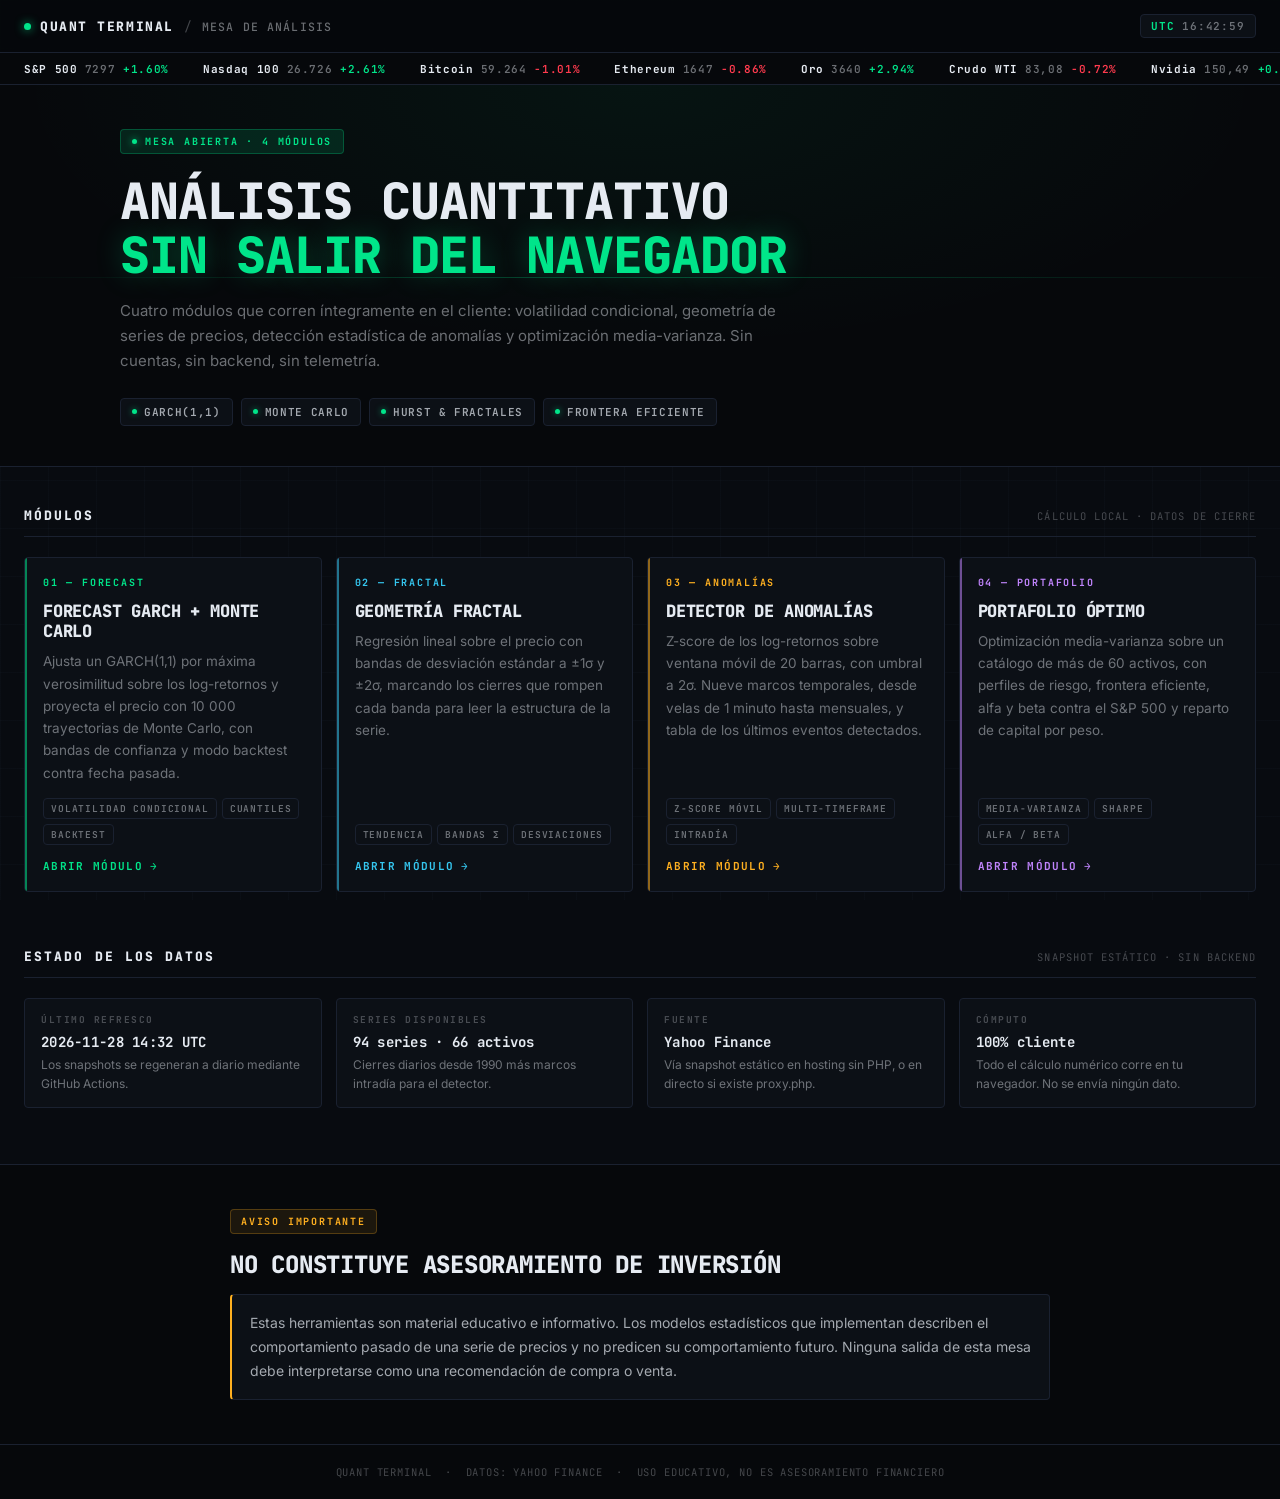
<file: index.html>
<!DOCTYPE html>
<html lang="es">
<head>
  <meta charset="UTF-8" />
  <meta name="viewport" content="width=device-width, initial-scale=1.0" />
  <title>Quant Terminal · Herramientas de análisis cuantitativo</title>
  <meta name="description" content="Cuatro herramientas de análisis cuantitativo de mercado en el navegador: forecast GARCH, geometría fractal, detección de anomalías y optimización de portafolio." />
  <link rel="icon" type="image/svg+xml" href="assets/favicon.svg" />

  <meta property="og:type" content="website" />
  <meta property="og:title" content="Quant Terminal" />
  <meta property="og:description" content="Cuatro herramientas de análisis cuantitativo de mercado que corren íntegramente en el navegador: forecast GARCH, geometría fractal, detección de anomalías y optimización de portafolio." />
  <meta property="og:url" content="https://arios117.github.io/QuantTradingTools/" />
  <meta name="twitter:card" content="summary" />
  <link rel="stylesheet" href="assets/css/terminal.css" />

  <style>
    /* ---- index-only layout ------------------------------------------- */
    .tape {
      border-bottom: 1px solid var(--line);
      background: var(--void);
      overflow: hidden;
      height: 32px;
      display: flex;
      align-items: center;
    }
    .tape-track {
      display: flex;
      gap: 34px;
      white-space: nowrap;
      font-family: var(--mono);
      font-size: 11px;
      font-weight: 600;
      letter-spacing: .06em;
      will-change: transform;
      animation: slide 48s linear infinite;
      padding-left: 24px;
    }
    .tape:hover .tape-track { animation-play-state: paused; }
    @keyframes slide { from { transform: translateX(0); } to { transform: translateX(-50%); } }
    .tape-item { color: var(--ink-45); }
    .tape-item b { color: var(--ink); font-weight: 700; margin-right: 7px; }
    .tape-item .up { color: var(--long); }
    .tape-item .dn { color: var(--short); }

    .grid-sec { padding: 40px 24px 56px; }
    .grid-head {
      max-width: 1480px;
      margin: 0 auto 20px;
      display: flex;
      align-items: baseline;
      justify-content: space-between;
      gap: 14px;
      flex-wrap: wrap;
      border-bottom: 1px solid var(--line);
      padding-bottom: 12px;
    }
    .grid-head h2 {
      font-family: var(--mono);
      font-size: 13px;
      font-weight: 800;
      letter-spacing: .16em;
      text-transform: uppercase;
      color: var(--ink);
    }
    .grid-head span {
      font-family: var(--mono);
      font-size: 10.5px;
      letter-spacing: .10em;
      text-transform: uppercase;
      color: var(--ink-28);
    }

    .cards {
      max-width: 1480px;
      margin: 0 auto;
      display: grid;
      grid-template-columns: repeat(auto-fit, minmax(290px, 1fr));
      gap: 14px;
    }

    .card {
      display: flex;
      flex-direction: column;
      background: var(--panel);
      border: 1px solid var(--line);
      border-radius: var(--r);
      padding: 18px;
      text-decoration: none;
      color: inherit;
      position: relative;
      overflow: hidden;
      transition: border-color .16s, transform .16s, background .16s;
    }
    .card::after {
      content: "";
      position: absolute;
      left: 0; top: 0; bottom: 0;
      width: 2px;
      background: var(--tone, var(--long));
      opacity: .55;
      transition: opacity .16s;
    }
    .card:hover {
      border-color: color-mix(in srgb, var(--tone, var(--long)) 45%, var(--line));
      background: var(--panel-2);
      transform: translateY(-2px);
    }
    .card:hover::after { opacity: 1; }

    .card-id {
      font-family: var(--mono);
      font-size: 10px;
      font-weight: 700;
      letter-spacing: .18em;
      text-transform: uppercase;
      color: var(--tone, var(--long));
      margin-bottom: 12px;
    }
    .card h3 {
      font-family: var(--mono);
      font-size: 17px;
      font-weight: 800;
      letter-spacing: -.01em;
      text-transform: uppercase;
      line-height: 1.2;
      margin-bottom: 9px;
      color: var(--ink);
    }
    .card p {
      font-size: 13.5px;
      line-height: 1.65;
      color: var(--ink-45);
      margin-bottom: 14px;
      flex: 1;
    }
    .card-tags { display: flex; flex-wrap: wrap; gap: 5px; margin-bottom: 14px; }
    .card-tag {
      font-family: var(--mono);
      font-size: 9.5px;
      font-weight: 600;
      letter-spacing: .09em;
      text-transform: uppercase;
      color: var(--ink-45);
      border: 1px solid var(--line);
      border-radius: var(--r);
      padding: 3px 7px;
    }
    .card-go {
      font-family: var(--mono);
      font-size: 11px;
      font-weight: 700;
      letter-spacing: .12em;
      text-transform: uppercase;
      color: var(--tone, var(--long));
      display: inline-flex;
      align-items: center;
      gap: 7px;
    }
    .card:hover .card-go { gap: 11px; }
    .card-go span { transition: transform .16s; }

    /* source / status strip */
    .meta-sec { padding: 0 24px 56px; }
    .meta-inner {
      max-width: 1480px;
      margin: 0 auto;
      display: grid;
      grid-template-columns: repeat(auto-fit, minmax(210px, 1fr));
      gap: 14px;
    }
    .meta-cell {
      background: var(--panel);
      border: 1px solid var(--line);
      border-radius: var(--r);
      padding: 14px 16px;
    }
    .meta-cell dt {
      font-family: var(--mono);
      font-size: 9.5px;
      font-weight: 700;
      letter-spacing: .16em;
      text-transform: uppercase;
      color: var(--ink-28);
      margin-bottom: 7px;
    }
    .meta-cell dd {
      font-family: var(--mono);
      font-size: 14px;
      font-weight: 700;
      color: var(--ink);
      letter-spacing: .02em;
    }
    .meta-cell dd small {
      display: block;
      margin-top: 5px;
      font-family: var(--sans);
      font-size: 12px;
      font-weight: 400;
      color: var(--ink-45);
      letter-spacing: 0;
      line-height: 1.55;
    }

    @media (max-width: 860px) {
      .grid-sec { padding: 28px 16px 40px; }
      .meta-sec { padding: 0 16px 40px; }
    }
  </style>
</head>
<body>

<!-- NAV -->
<nav class="nav">
  <div class="nav-inner">
    <a class="nav-brand" href="./"><span class="nav-dot"></span>Quant&nbsp;Terminal</a>
    <span class="nav-sep">/</span>
    <span class="nav-lbl">Mesa de análisis</span>
    <span class="nav-clock" id="qtt-clock"><b>UTC</b> <span id="qtt-clock-val">--:--:--</span></span>
  </div>
</nav>

<!-- TICKER TAPE -->
<div class="tape" aria-hidden="true">
  <div class="tape-track" id="tape"></div>
</div>

<!-- HERO -->
<section class="hero">
  <div class="hero-scan" aria-hidden="true"></div>
  <div class="hero-inner">
    <div class="hero-pill"><span class="hero-pill-dot"></span>Mesa abierta · 4 módulos</div>
    <h1>Análisis cuantitativo<br><em>sin salir del navegador</em></h1>
    <p class="hero-sub">
      Cuatro módulos que corren íntegramente en el cliente: volatilidad condicional,
      geometría de series de precios, detección estadística de anomalías y
      optimización media-varianza. Sin cuentas, sin backend, sin telemetría.
    </p>
    <div class="hero-wins">
      <span class="hero-win"><span class="hero-win-dot"></span>GARCH(1,1)</span>
      <span class="hero-win"><span class="hero-win-dot"></span>Monte Carlo</span>
      <span class="hero-win"><span class="hero-win-dot"></span>Hurst &amp; fractales</span>
      <span class="hero-win"><span class="hero-win-dot"></span>Frontera eficiente</span>
    </div>
  </div>
</section>

<!-- TOOL GRID -->
<section class="grid-sec">
  <div class="grid-head">
    <h2>Módulos</h2>
    <span>Cálculo local · datos de cierre</span>
  </div>

  <div class="cards">
    <a class="card" href="analisis-forecast/" style="--tone:#00e58a">
      <div class="card-id">01 — Forecast</div>
      <h3>Forecast GARCH + Monte Carlo</h3>
      <p>
        Ajusta un GARCH(1,1) por máxima verosimilitud sobre los log-retornos y proyecta
        el precio con 10 000 trayectorias de Monte Carlo, con bandas de confianza y
        modo backtest contra fecha pasada.
      </p>
      <div class="card-tags">
        <span class="card-tag">Volatilidad condicional</span>
        <span class="card-tag">Cuantiles</span>
        <span class="card-tag">Backtest</span>
      </div>
      <div class="card-go">Abrir módulo <span>&#8594;</span></div>
    </a>

    <a class="card" href="analisis-fractal/" style="--tone:#35c7f0">
      <div class="card-id">02 — Fractal</div>
      <h3>Geometría Fractal</h3>
      <p>
        Regresión lineal sobre el precio con bandas de desviación estándar a &plusmn;1σ y
        &plusmn;2σ, marcando los cierres que rompen cada banda para leer la estructura
        de la serie.
      </p>
      <div class="card-tags">
        <span class="card-tag">Tendencia</span>
        <span class="card-tag">Bandas σ</span>
        <span class="card-tag">Desviaciones</span>
      </div>
      <div class="card-go">Abrir módulo <span>&#8594;</span></div>
    </a>

    <a class="card" href="analisis-anomalia/" style="--tone:#ffb020">
      <div class="card-id">03 — Anomalías</div>
      <h3>Detector de Anomalías</h3>
      <p>
        Z-score de los log-retornos sobre ventana móvil de 20 barras, con umbral a 2σ.
        Nueve marcos temporales, desde velas de 1 minuto hasta mensuales, y tabla de
        los últimos eventos detectados.
      </p>
      <div class="card-tags">
        <span class="card-tag">Z-score móvil</span>
        <span class="card-tag">Multi-timeframe</span>
        <span class="card-tag">Intradía</span>
      </div>
      <div class="card-go">Abrir módulo <span>&#8594;</span></div>
    </a>

    <a class="card" href="analisis-portafolio/" style="--tone:#c084fc">
      <div class="card-id">04 — Portafolio</div>
      <h3>Portafolio Óptimo</h3>
      <p>
        Optimización media-varianza sobre un catálogo de más de 60 activos, con perfiles
        de riesgo, frontera eficiente, alfa y beta contra el S&amp;P 500 y reparto de
        capital por peso.
      </p>
      <div class="card-tags">
        <span class="card-tag">Media-varianza</span>
        <span class="card-tag">Sharpe</span>
        <span class="card-tag">Alfa / Beta</span>
      </div>
      <div class="card-go">Abrir módulo <span>&#8594;</span></div>
    </a>
  </div>
</section>

<!-- META -->
<section class="meta-sec">
  <div class="grid-head">
    <h2>Estado de los datos</h2>
    <span id="meta-src">Comprobando fuente…</span>
  </div>
  <dl class="meta-inner">
    <div class="meta-cell">
      <dt>Último refresco</dt>
      <dd id="meta-updated">—<small>Los snapshots se regeneran a diario mediante GitHub Actions.</small></dd>
    </div>
    <div class="meta-cell">
      <dt>Series disponibles</dt>
      <dd id="meta-count">—<small>Cierres diarios desde 1990 más marcos intradía para el detector.</small></dd>
    </div>
    <div class="meta-cell">
      <dt>Fuente</dt>
      <dd>Yahoo Finance<small>Vía snapshot estático en hosting sin PHP, o en directo si existe proxy.php.</small></dd>
    </div>
    <div class="meta-cell">
      <dt>Cómputo</dt>
      <dd>100&#37; cliente<small>Todo el cálculo numérico corre en tu navegador. No se envía ningún dato.</small></dd>
    </div>
  </dl>
</section>

<!-- DISCLAIMER -->
<section class="info-band">
  <div class="info-inner">
    <span class="info-pill">Aviso importante</span>
    <h2 class="info-title">No constituye asesoramiento de inversión</h2>
    <div class="info-box">
      Estas herramientas son material educativo e informativo. Los modelos estadísticos que
      implementan describen el comportamiento pasado de una serie de precios y no predicen
      su comportamiento futuro. Ninguna salida de esta mesa debe interpretarse como una
      recomendación de compra o venta.
    </div>
  </div>
</section>

<footer class="foot">
  <div class="foot-inner">
    Quant Terminal &nbsp;·&nbsp; Datos: Yahoo Finance &nbsp;·&nbsp;
    Uso educativo, no es asesoramiento financiero
  </div>
</footer>

<script>
/* ---- UTC session clock ------------------------------------------------- */
(function(){
  var out = document.getElementById("qtt-clock-val");
  function tick(){ out.textContent = new Date().toISOString().slice(11, 19); }
  tick();
  setInterval(tick, 1000);
})();

/* ---- ticker tape + data status, both read from the snapshot set -------- */
(function(){
  var TAPE = [
    ["^GSPC", "S&P 500", "_gspc"],
    ["^NDX", "Nasdaq 100", "_ndx"],
    ["BTC-USD", "Bitcoin", "btc_usd"],
    ["ETH-USD", "Ethereum", "eth_usd"],
    ["GC=F", "Oro", "gc_f"],
    ["CL=F", "Crudo WTI", "cl_f"],
    ["NVDA", "Nvidia", "nvda"],
    ["AAPL", "Apple", "aapl"],
    ["MSFT", "Microsoft", "msft"],
    ["TLT", "Bonos 20y", "tlt"]
  ];

  var track = document.getElementById("tape");

  function render(rows){
    if (!rows.length){ track.parentNode.style.display = "none"; return; }
    // Duplicated so the -50% keyframe loops seamlessly.
    track.innerHTML = rows.concat(rows).map(function (row){
      var cls = row.change >= 0 ? "up" : "dn";
      var sign = row.change >= 0 ? "+" : "";
      return '<span class="tape-item"><b>' + row.label + "</b>" +
             row.price + ' <span class="' + cls + '">' + sign +
             row.change.toFixed(2) + "%</span></span>";
    }).join("");
  }

  function fmt(value){
    return value >= 1000
      ? value.toLocaleString("es-ES", { maximumFractionDigits: 0 })
      : value.toLocaleString("es-ES", { maximumFractionDigits: 2 });
  }

  Promise.all(TAPE.map(function (entry){
    return fetch("data/daily/" + entry[2] + ".json", { cache: "no-cache" })
      .then(function (res){ return res.ok ? res.json() : null; })
      .then(function (snap){
        if (!snap || !snap.prices || snap.prices.length < 2) return null;
        var prices = snap.prices;
        var last = prices[prices.length - 1][1];
        var prev = prices[prices.length - 2][1];
        return { label: entry[1], price: fmt(last), change: ((last - prev) / prev) * 100 };
      })
      .catch(function (){ return null; });
  })).then(function (rows){
    render(rows.filter(Boolean));
  });

  fetch("data/manifest.json", { cache: "no-cache" })
    .then(function (res){ return res.ok ? res.json() : null; })
    .then(function (manifest){
      if (!manifest) throw new Error("sin manifest");
      var updated = document.getElementById("meta-updated");
      var count = document.getElementById("meta-count");
      var symbols = Object.keys(manifest.series || {});
      var total = symbols.reduce(function (acc, key){
        return acc + Object.keys(manifest.series[key]).length;
      }, 0);

      if (manifest.updated){
        var when = new Date(manifest.updated);
        updated.firstChild.nodeValue = when.toISOString().slice(0, 16).replace("T", " ") + " UTC";
      }
      count.firstChild.nodeValue = total + " series · " + symbols.length + " activos";
      document.getElementById("meta-src").textContent = "Snapshot estático · sin backend";
    })
    .catch(function (){
      document.getElementById("meta-src").textContent = "Snapshot no disponible";
    });
})();
</script>

</body>
</html>
</file>
<file: assets/css/terminal.css>
/* ==========================================================================
   QUANT TERMINAL — shared design system
   Inverted, monospaced, trading-desk aesthetic.
   Class names mirror the original markup so page HTML stays untouched.
   ========================================================================== */

@import url("https://fonts.googleapis.com/css2?family=JetBrains+Mono:wght@400;500;700;800&family=Inter:wght@400;500;600;700;800&display=swap");

*,
*::before,
*::after { box-sizing: border-box; margin: 0; padding: 0; }

:root {
  /* canvas */
  --void:      #06080b;
  --bg:        #080b10;
  --panel:     #0c1016;
  --panel-2:   #0f141c;
  --line:      #1a2130;
  --line-soft: rgba(255, 255, 255, .06);

  /* ink */
  --ink:       #e6ebf2;
  --ink-70:    rgba(230, 235, 242, .70);
  --ink-45:    rgba(230, 235, 242, .45);
  --ink-28:    rgba(230, 235, 242, .28);

  /* signal */
  --long:      #00e58a;
  --short:     #ff3b4e;
  --warn:      #ffb020;
  --info:      #35c7f0;
  --accent:    #00e58a;
  --accent-dim: rgba(0, 229, 138, .12);

  --mono: "JetBrains Mono", ui-monospace, "SF Mono", Menlo, monospace;
  --sans: "Inter", ui-sans-serif, system-ui, sans-serif;

  --r: 4px;
}

html { scroll-behavior: smooth; }

body {
  min-height: 100vh;
  background: var(--bg);
  color: var(--ink);
  font-family: var(--sans);
  font-size: 15px;
  -webkit-font-smoothing: antialiased;
  overflow-x: hidden;
}

/* faint desk grid over the whole page */
body::before {
  content: "";
  position: fixed;
  inset: 0;
  z-index: 0;
  pointer-events: none;
  background-image:
    linear-gradient(rgba(120, 150, 190, .030) 1px, transparent 1px),
    linear-gradient(90deg, rgba(120, 150, 190, .030) 1px, transparent 1px);
  background-size: 48px 48px;
}

body > * { position: relative; z-index: 1; }

::selection { background: rgba(0, 229, 138, .25); color: #fff; }

/* ---------------------------------------------------------------- NAV ---- */
.nav {
  position: sticky;
  top: 0;
  z-index: 50;
  background: rgba(6, 8, 11, .92);
  backdrop-filter: blur(14px);
  -webkit-backdrop-filter: blur(14px);
  border-bottom: 1px solid var(--line);
}

.nav-inner {
  max-width: 1480px;
  margin: 0 auto;
  padding: 0 24px;
  height: 52px;
  display: flex;
  align-items: center;
  gap: 10px;
}

.nav-brand {
  display: inline-flex;
  align-items: center;
  gap: 9px;
  text-decoration: none;
  font-family: var(--mono);
  font-weight: 800;
  font-size: 13px;
  letter-spacing: .12em;
  text-transform: uppercase;
  color: var(--ink);
  white-space: nowrap;
}

.nav-brand:hover { color: var(--long); }

.nav-dot {
  width: 7px;
  height: 7px;
  border-radius: 50%;
  background: var(--long);
  box-shadow: 0 0 10px rgba(0, 229, 138, .8);
  flex-shrink: 0;
  animation: pulse 2.4s ease-in-out infinite;
}

@keyframes pulse { 0%, 100% { opacity: 1; } 50% { opacity: .35; } }

.nav-sep { color: var(--ink-28); font-family: var(--mono); font-size: 13px; }

.nav-lbl {
  font-family: var(--mono);
  font-size: 11.5px;
  font-weight: 500;
  letter-spacing: .10em;
  text-transform: uppercase;
  color: var(--ink-45);
  white-space: nowrap;
  overflow: hidden;
  text-overflow: ellipsis;
}

/* live session clock pinned right of the nav */
.nav-clock {
  margin-left: auto;
  display: inline-flex;
  align-items: center;
  gap: 7px;
  font-family: var(--mono);
  font-size: 11px;
  font-weight: 600;
  letter-spacing: .08em;
  color: var(--ink-45);
  border: 1px solid var(--line);
  border-radius: var(--r);
  padding: 4px 10px;
  background: var(--panel);
}

.nav-clock b { color: var(--long); font-weight: 700; }

/* waves from the old theme are removed entirely */
.wave { display: none !important; }

/* --------------------------------------------------------------- HERO ---- */
.hero {
  position: relative;
  background:
    radial-gradient(ellipse 70% 100% at 50% 0%, rgba(0, 229, 138, .055) 0%, transparent 70%),
    var(--void);
  border-bottom: 1px solid var(--line);
  overflow: hidden;
  padding: 44px 24px 40px;
  display: flex;
  align-items: center;
  justify-content: center;
  min-height: 0;
}

/* blobs and scanline: stripped back to a single hairline sweep */
.hero-blob,
.hero-grid { display: none; }

.hero-scan {
  position: absolute;
  left: 0;
  right: 0;
  height: 1px;
  background: linear-gradient(90deg, transparent, rgba(0, 229, 138, .30) 50%, transparent);
  animation: scan 6s linear infinite;
  pointer-events: none;
}

@keyframes scan {
  0%   { top: 0;    opacity: 0; }
  8%   { opacity: 1; }
  92%  { opacity: 1; }
  100% { top: 100%; opacity: 0; }
}

.hero-inner {
  position: relative;
  z-index: 2;
  max-width: 1040px;
  margin: 0 auto;
  text-align: left;
  width: 100%;
  animation: rise .5s cubic-bezier(.22, 1, .36, 1) both;
}

@keyframes rise {
  from { opacity: 0; transform: translateY(14px); }
  to   { opacity: 1; transform: translateY(0); }
}

.hero-pill {
  display: inline-flex;
  align-items: center;
  gap: 8px;
  font-family: var(--mono);
  font-size: 10px;
  font-weight: 700;
  letter-spacing: .18em;
  text-transform: uppercase;
  color: var(--long);
  background: var(--accent-dim);
  border: 1px solid rgba(0, 229, 138, .25);
  border-radius: var(--r);
  padding: 5px 11px;
  margin-bottom: 20px;
}

.hero-pill-dot {
  width: 5px;
  height: 5px;
  border-radius: 50%;
  background: var(--long);
  box-shadow: 0 0 7px rgba(0, 229, 138, .8);
  animation: pulse 2s ease infinite;
}

.hero h1 {
  font-family: var(--mono);
  font-size: clamp(28px, 4.4vw, 50px);
  font-weight: 800;
  letter-spacing: -.02em;
  line-height: 1.08;
  color: var(--ink);
  margin-bottom: 16px;
  text-transform: uppercase;
}

.hero h1 em {
  font-style: normal;
  color: var(--long);
  text-shadow: 0 0 28px rgba(0, 229, 138, .3);
}

.hero-sub {
  font-size: 15px;
  color: var(--ink-45);
  line-height: 1.68;
  max-width: 660px;
  margin: 0 0 24px;
}

.hero-wins {
  display: flex;
  align-items: center;
  gap: 8px;
  flex-wrap: wrap;
}

.hero-win {
  display: inline-flex;
  align-items: center;
  gap: 7px;
  font-family: var(--mono);
  font-size: 11px;
  font-weight: 600;
  letter-spacing: .06em;
  text-transform: uppercase;
  color: var(--ink-70);
  background: var(--panel);
  border: 1px solid var(--line);
  border-radius: var(--r);
  padding: 6px 11px;
}

.hero-win-dot {
  width: 5px;
  height: 5px;
  border-radius: 50%;
  background: var(--long);
  box-shadow: 0 0 6px rgba(0, 229, 138, .6);
  flex-shrink: 0;
}

/* ------------------------------------------------------- TOOL SECTION ---- */
.light-sec {
  background: var(--bg);
  padding: 28px 24px 36px;
  position: relative;
}

.light-sec::before { content: none; }

.light-sec.tool-section {
  padding: 16px 20px 20px;
  min-height: calc(100vh - 52px);
  display: flex;
  flex-direction: column;
}

.light-sec.tool-section .light-inner {
  display: flex;
  flex-direction: column;
  flex: 1;
  min-height: 0;
  width: 100%;
  max-width: none;
}

.light-inner {
  max-width: 1480px;
  margin: 0 auto;
  position: relative;
  z-index: 1;
}

.tool-header {
  display: flex;
  align-items: center;
  gap: 12px;
  flex-shrink: 0;
  margin-bottom: 12px;
  flex-wrap: wrap;
  border-bottom: 1px solid var(--line);
  padding-bottom: 10px;
}

.tool-header .light-pill { margin-bottom: 0; }
.tool-header .light-sub { display: none; }

.tool-header .light-title {
  font-size: clamp(14px, 1.5vw, 18px);
  margin-bottom: 0;
  line-height: 1;
}

.light-pill {
  display: inline-flex;
  align-items: center;
  gap: 6px;
  font-family: var(--mono);
  font-size: 10px;
  font-weight: 700;
  letter-spacing: .16em;
  text-transform: uppercase;
  color: var(--info);
  background: rgba(53, 199, 240, .10);
  border: 1px solid rgba(53, 199, 240, .22);
  border-radius: var(--r);
  padding: 5px 10px;
  margin-bottom: 16px;
}

.light-title {
  font-family: var(--mono);
  font-size: clamp(18px, 2.4vw, 28px);
  font-weight: 800;
  letter-spacing: -.01em;
  line-height: 1.15;
  color: var(--ink);
  margin-bottom: 12px;
  text-transform: uppercase;
}

.light-title em { font-style: normal; color: var(--long); }

.light-sub {
  font-size: 14px;
  color: var(--ink-45);
  line-height: 1.68;
  max-width: 660px;
  margin-bottom: 24px;
}

/* ----------------------------------------------------------- TOOL CARD -- */
.tool-card {
  background: var(--panel);
  border: 1px solid var(--line);
  border-radius: var(--r);
  padding: 16px;
  position: relative;
  overflow: hidden;
  display: flex;
  flex-direction: column;
  gap: 14px;
  flex: 1 1 auto;
  min-height: 0;
}

.tool-card::before,
.tool-card::after { content: none; }

.tool-grid {
  position: relative;
  z-index: 1;
  display: grid;
  grid-template-columns: repeat(auto-fit, minmax(170px, 1fr));
  gap: 12px;
  align-items: end;
  flex-shrink: 0;
}

.field { display: flex; flex-direction: column; gap: 6px; }

.field label {
  font-family: var(--mono);
  font-size: 10px;
  font-weight: 700;
  letter-spacing: .14em;
  text-transform: uppercase;
  color: var(--ink-45);
}

.field select,
.field input[type="number"],
.field input[type="date"],
.field input[type="text"] {
  width: 100%;
  background: var(--void);
  border: 1px solid var(--line);
  color: var(--ink);
  font-family: var(--mono);
  font-size: 13px;
  font-weight: 600;
  padding: 9px 11px;
  border-radius: var(--r);
  outline: none;
  transition: border-color .15s, box-shadow .15s;
  color-scheme: dark;
}

.field select option { background: var(--void); color: var(--ink); font-weight: 600; }

.field select:focus,
.field input:focus {
  border-color: rgba(0, 229, 138, .55);
  box-shadow: 0 0 0 2px rgba(0, 229, 138, .10);
}

.field-check {
  display: flex;
  align-items: center;
  gap: 9px;
  padding: 9px 11px;
  border-radius: var(--r);
  background: var(--void);
  border: 1px solid var(--line);
  cursor: pointer;
  font-family: var(--mono);
  font-size: 11.5px;
  font-weight: 600;
  letter-spacing: .06em;
  text-transform: uppercase;
  color: var(--ink-70);
  user-select: none;
  transition: border-color .15s, color .15s;
}

.field-check:hover { border-color: rgba(0, 229, 138, .4); color: var(--ink); }
.field-check input { width: 14px; height: 14px; accent-color: var(--long); cursor: pointer; }

.btn-primary {
  background: var(--long);
  color: #04120c;
  border: none;
  padding: 10px 18px;
  border-radius: var(--r);
  font-family: var(--mono);
  font-size: 12px;
  font-weight: 800;
  letter-spacing: .10em;
  text-transform: uppercase;
  cursor: pointer;
  transition: filter .15s, box-shadow .15s;
  box-shadow: 0 0 0 1px rgba(0, 229, 138, .4), 0 4px 18px rgba(0, 229, 138, .18);
}

.btn-primary:hover { filter: brightness(1.12); box-shadow: 0 0 0 1px var(--long), 0 6px 24px rgba(0, 229, 138, .3); }
.btn-primary:active { filter: brightness(.95); }
.btn-primary:disabled { opacity: .45; cursor: wait; filter: grayscale(.4); }

/* -------------------------------------------------------------- CHART ---- */
.chart-wrap {
  margin-top: 0;
  position: relative;
  z-index: 1;
  background: var(--void);
  border: 1px solid var(--line);
  border-radius: var(--r);
  padding: 14px;
  flex: 1 1 auto;
  display: flex;
  flex-direction: column;
  min-height: 0;
}

.chart-head {
  display: flex;
  align-items: center;
  justify-content: space-between;
  flex-wrap: wrap;
  gap: 10px;
  margin-bottom: 10px;
  flex-shrink: 0;
  padding-bottom: 10px;
  border-bottom: 1px solid var(--line);
}

.chart-title {
  font-family: var(--mono);
  font-size: 13px;
  font-weight: 700;
  color: var(--ink);
  letter-spacing: .02em;
}

.chart-meta {
  font-family: var(--mono);
  font-size: 11px;
  color: var(--ink-45);
  font-weight: 500;
  letter-spacing: .04em;
}

.chart-canvas-host { position: relative; flex: 1 1 0; min-height: 240px; width: 100%; }

.status {
  margin-top: 10px;
  padding: 8px 12px;
  border-radius: var(--r);
  font-family: var(--mono);
  font-size: 11.5px;
  font-weight: 600;
  letter-spacing: .03em;
  background: var(--panel-2);
  color: var(--ink-45);
  border: 1px solid var(--line);
  border-left: 2px solid var(--ink-28);
  flex-shrink: 0;
}

.status.error   { background: rgba(255, 59, 78, .07);  color: #ff8d99; border-color: rgba(255, 59, 78, .22);  border-left-color: var(--short); }
.status.loading { background: rgba(53, 199, 240, .07); color: #8fdcf5; border-color: rgba(53, 199, 240, .22); border-left-color: var(--info); }
.status.ok      { background: rgba(0, 229, 138, .07);  color: #6ff0bb; border-color: rgba(0, 229, 138, .22);  border-left-color: var(--long); }

/* ------------------------------------------------------------- LEGEND ---- */
.legend { display: flex; flex-wrap: wrap; gap: 6px; margin-top: 10px; flex-shrink: 0; }

.leg {
  display: inline-flex;
  align-items: center;
  gap: 7px;
  font-family: var(--mono);
  font-size: 10.5px;
  font-weight: 600;
  letter-spacing: .05em;
  text-transform: uppercase;
  color: var(--ink-70);
  background: var(--panel);
  border: 1px solid var(--line);
  border-radius: var(--r);
  padding: 4px 9px;
}

.leg-sw { width: 14px; height: 2px; border-radius: 0; flex-shrink: 0; }

/* ------------------------------------------------- ENTROPY / READOUTS ---- */
.entropy {
  margin-top: 10px;
  padding: 9px 12px;
  border-radius: var(--r);
  font-family: var(--mono);
  font-size: 12px;
  font-weight: 700;
  letter-spacing: .04em;
  background: var(--panel-2);
  color: var(--ink);
  border: 1px solid var(--line);
  text-align: center;
  flex-shrink: 0;
  display: none;
}

.entropy.show { display: block; }
.entropy.low { background: rgba(0, 229, 138, .08);  color: #6ff0bb; border-color: rgba(0, 229, 138, .25); }
.entropy.med { background: rgba(255, 176, 32, .08);  color: #ffd27a; border-color: rgba(255, 176, 32, .25); }
.entropy.hi  { background: rgba(255, 59, 78, .08);   color: #ff8d99; border-color: rgba(255, 59, 78, .25); }

/* -------------------------------------------------------------- TABLE ---- */
.qtable-wrap { margin-top: 10px; overflow: auto; max-height: 230px; flex-shrink: 0; }

.qtable {
  width: 100%;
  border-collapse: collapse;
  font-family: var(--mono);
  font-size: 11.5px;
  color: var(--ink);
  background: var(--panel);
  border: 1px solid var(--line);
  border-radius: var(--r);
  overflow: hidden;
}

.qtable th,
.qtable td {
  padding: 7px 11px;
  text-align: right;
  border-bottom: 1px solid var(--line-soft);
  white-space: nowrap;
  font-variant-numeric: tabular-nums;
}

.qtable th {
  position: sticky;
  top: 0;
  background: var(--panel-2);
  color: var(--ink-45);
  font-weight: 700;
  letter-spacing: .10em;
  text-transform: uppercase;
  font-size: 10px;
  z-index: 1;
}

.qtable td:first-child,
.qtable th:first-child { text-align: left; font-weight: 700; color: var(--ink-70); }
.qtable tbody tr:last-child td { border-bottom: none; }
.qtable tbody tr:hover td { background: rgba(255, 255, 255, .02); }

.qtable .pos, .qtable td.pos { color: var(--long); }
.qtable .neg, .qtable td.neg { color: var(--short); }

/* ---------------------------------------------------------- INFO BAND ---- */
.info-band {
  background: var(--void);
  border-top: 1px solid var(--line);
  padding: 44px 24px;
  position: relative;
  overflow: hidden;
}

.info-band::before { content: none; }

.info-inner {
  max-width: 820px;
  margin: 0 auto;
  text-align: left;
  position: relative;
  z-index: 1;
}

.info-pill {
  display: inline-block;
  font-family: var(--mono);
  font-size: 10px;
  font-weight: 700;
  letter-spacing: .18em;
  text-transform: uppercase;
  color: var(--warn);
  background: rgba(255, 176, 32, .09);
  border: 1px solid rgba(255, 176, 32, .25);
  padding: 5px 10px;
  border-radius: var(--r);
  margin-bottom: 16px;
}

.info-title {
  font-family: var(--mono);
  font-size: clamp(17px, 2.2vw, 24px);
  font-weight: 800;
  color: var(--ink);
  letter-spacing: -.01em;
  line-height: 1.25;
  margin-bottom: 14px;
  text-transform: uppercase;
}

.info-title br { display: none; }

.info-box {
  background: var(--panel);
  border: 1px solid var(--line);
  border-left: 2px solid var(--warn);
  border-radius: var(--r);
  padding: 16px 18px;
  font-size: 14px;
  font-weight: 400;
  color: var(--ink-70);
  line-height: 1.7;
}

/* ------------------------------------------------------------- FOOTER ---- */
.foot {
  background: var(--void);
  border-top: 1px solid var(--line);
  padding: 20px 24px;
  text-align: center;
}

.foot-inner {
  max-width: 1480px;
  margin: 0 auto;
  font-family: var(--mono);
  font-size: 10.5px;
  letter-spacing: .08em;
  text-transform: uppercase;
  color: var(--ink-28);
}

.foot a { color: var(--ink-45); text-decoration: none; }
.foot a:hover { color: var(--long); }

/* ------------------------------------------------------- RESPONSIVE ------ */
@media (max-width: 860px) {
  .light-sec { padding: 24px 16px 28px; }
  .light-sec.tool-section { padding: 12px 14px 16px; }
  .hero { padding: 32px 16px 28px; }
  .info-band { padding: 36px 16px; }
  .tool-card { padding: 12px; }
  .chart-canvas-host { flex: none; height: 50vh; min-height: 280px; }
  .nav-clock { display: none; }
}

@media (max-width: 580px) {
  .nav-inner { padding: 0 14px; }
  .nav-lbl { display: none; }
  .hero-wins { gap: 6px; }
  .chart-wrap { padding: 10px; }
  .chart-canvas-host { flex: none; height: 44vh; min-height: 230px; }
  .tool-header { margin-bottom: 10px; }
}

/* ------------------------------------------- tool-specific additions ----- */

/* legend marker used by the fractal and anomaly scanners */
.leg-dot { width: 8px; height: 8px; border-radius: 50%; flex-shrink: 0; }

/* anomaly scanner: table of the most recent detections */
.anomalies-wrap {
  margin-top: 10px;
  overflow: auto;
  max-height: 180px;
  flex-shrink: 0;
  display: none;
}

.anomalies-wrap.show { display: block; }

.anomtable {
  width: 100%;
  border-collapse: collapse;
  font-family: var(--mono);
  font-size: 11.5px;
  color: var(--ink);
  background: var(--panel);
  border: 1px solid var(--line);
  border-radius: var(--r);
  overflow: hidden;
}

.anomtable th,
.anomtable td {
  padding: 7px 11px;
  text-align: left;
  border-bottom: 1px solid var(--line-soft);
  white-space: nowrap;
  font-variant-numeric: tabular-nums;
}

.anomtable th {
  position: sticky;
  top: 0;
  background: var(--panel-2);
  color: var(--ink-45);
  font-weight: 700;
  font-size: 10px;
  letter-spacing: .10em;
  text-transform: uppercase;
  z-index: 1;
}

.anomtable td:last-child,
.anomtable th:last-child { text-align: right; }
.anomtable tbody tr:last-child td { border-bottom: none; }
.anomtable tbody tr:hover td { background: rgba(255, 255, 255, .02); }

/* an up-move anomaly is a long signal, a down-move a short one */
.anomtable .dir-up { color: var(--long);  font-weight: 700; }
.anomtable .dir-dn { color: var(--short); font-weight: 700; }
</file>
